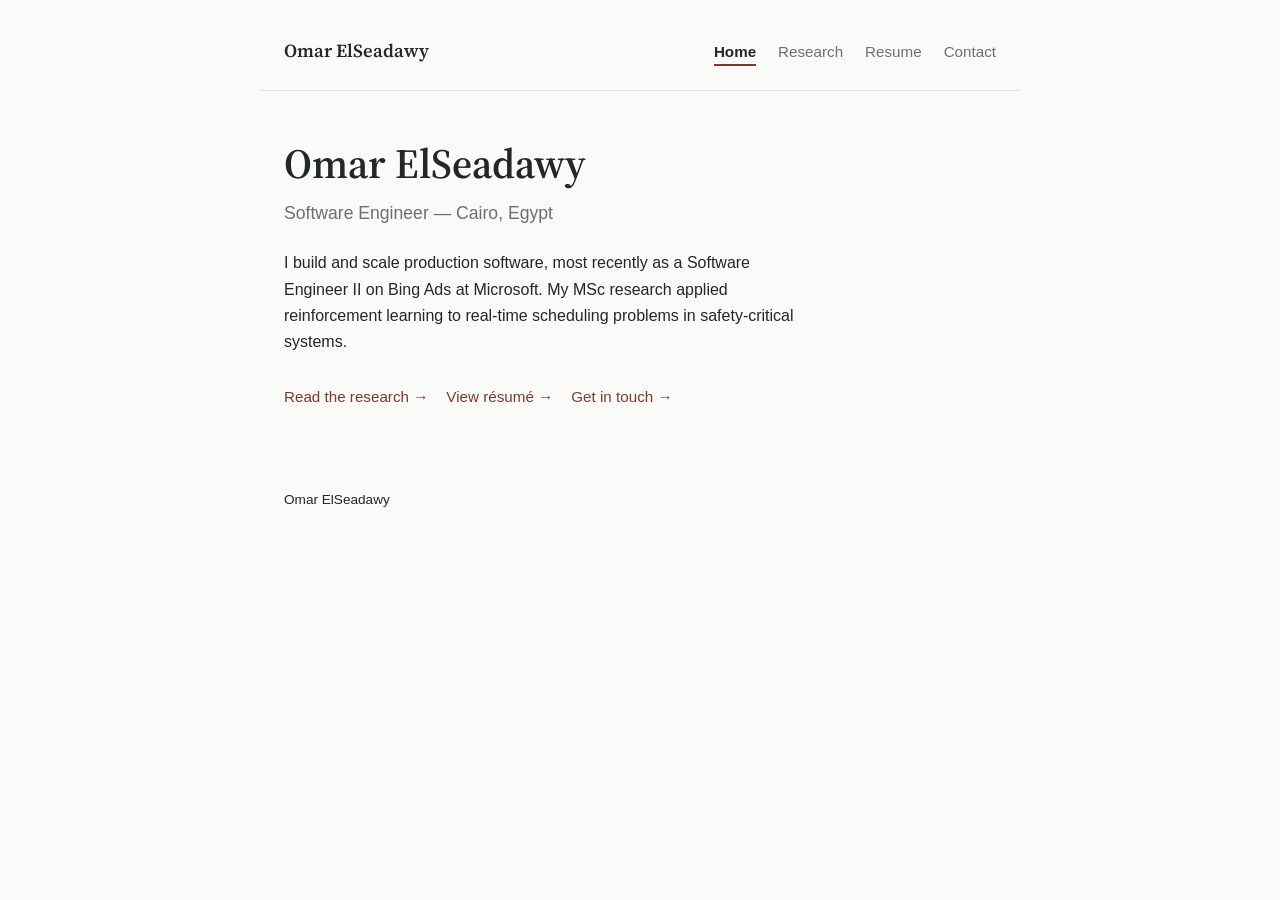
<file: index.html>
<!DOCTYPE html>
<html lang="en">
<head>
<meta charset="UTF-8">
<meta name="viewport" content="width=device-width, initial-scale=1.0">
<title>Omar ElSeadawy</title>
<meta name="description" content="Omar ElSeadawy — Software Engineer. Research, résumé, and contact.">
<link rel="preconnect" href="https://fonts.googleapis.com">
<link rel="preconnect" href="https://fonts.gstatic.com" crossorigin>
<link href="https://fonts.googleapis.com/css2?family=Source+Serif+4:wght@500;600&display=swap" rel="stylesheet">
<link rel="stylesheet" href="style.css">
</head>
<body>

<nav class="nav">
  <a href="index.html" class="nav-name">Omar ElSeadawy</a>
  <ul class="tabs">
    <li><a href="index.html" class="active">Home</a></li>
    <li><a href="research.html">Research</a></li>
    <li><a href="resume.html">Resume</a></li>
    <li><a href="contact.html">Contact</a></li>
  </ul>
</nav>
<hr class="rule">

<main>
  <h1 class="home-title">Omar ElSeadawy</h1>
  <p class="home-role">Software Engineer — Cairo, Egypt</p>
  <p class="home-desc">
    I build and scale production software, most recently as a Software Engineer II on
    Bing Ads at Microsoft. My MSc research applied reinforcement learning to real-time
    scheduling problems in safety-critical systems.
  </p>
  <div class="home-links">
    <a href="research.html">Read the research →</a>
    <a href="resume.html">View résumé →</a>
    <a href="contact.html">Get in touch →</a>
  </div>
</main>

<footer>
  <p>Omar ElSeadawy</p>
</footer>

</body>
</html>
</file>
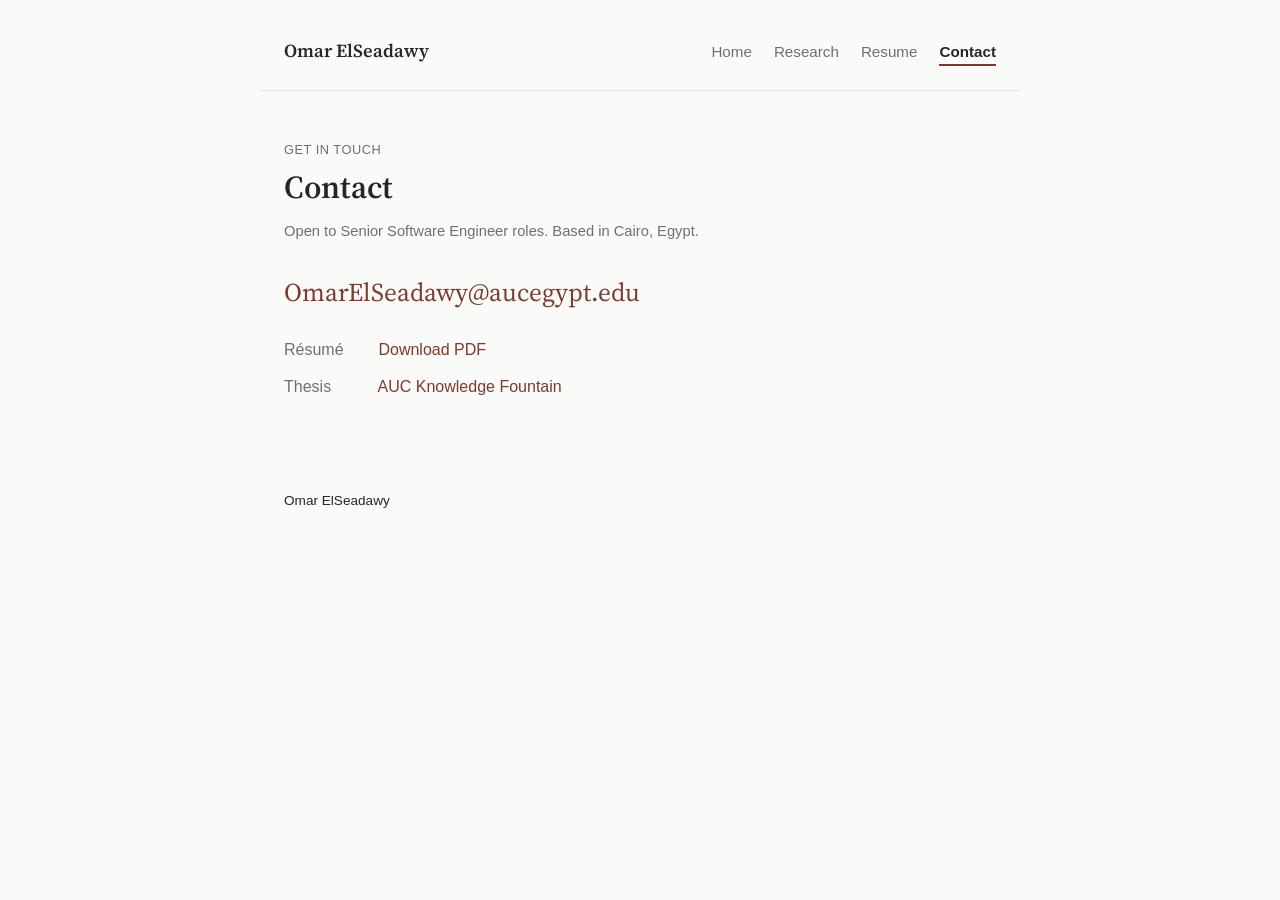
<file: contact.html>
<!DOCTYPE html>
<html lang="en">
<head>
<meta charset="UTF-8">
<meta name="viewport" content="width=device-width, initial-scale=1.0">
<title>Contact — Omar ElSeadawy</title>
<meta name="description" content="Contact Omar ElSeadawy.">
<link rel="preconnect" href="https://fonts.googleapis.com">
<link rel="preconnect" href="https://fonts.gstatic.com" crossorigin>
<link href="https://fonts.googleapis.com/css2?family=Source+Serif+4:wght@500;600&display=swap" rel="stylesheet">
<link rel="stylesheet" href="style.css">
</head>
<body>

<nav class="nav">
  <a href="index.html" class="nav-name">Omar ElSeadawy</a>
  <ul class="tabs">
    <li><a href="index.html">Home</a></li>
    <li><a href="research.html">Research</a></li>
    <li><a href="resume.html">Resume</a></li>
    <li><a href="contact.html" class="active">Contact</a></li>
  </ul>
</nav>
<hr class="rule">

<main>
  <p class="eyebrow">Get in touch</p>
  <h1>Contact</h1>
  <p class="meta">Open to Senior Software Engineer roles. Based in Cairo, Egypt.</p>

  <a class="contact-email" href="mailto:OmarElSeadawy@aucegypt.edu">OmarElSeadawy@aucegypt.edu</a>

  <ul class="contact-list">
    <li><span class="label">Résumé</span> <a href="assets/Omar_ElSeadawy_Resume.pdf" download>Download PDF</a></li>
    <li><span class="label">Thesis</span> <a href="https://fount.aucegypt.edu/etds/2076" target="_blank" rel="noopener">AUC Knowledge Fountain</a></li>
  </ul>
</main>

<footer>
  <p>Omar ElSeadawy</p>
</footer>

</body>
</html>
</file>
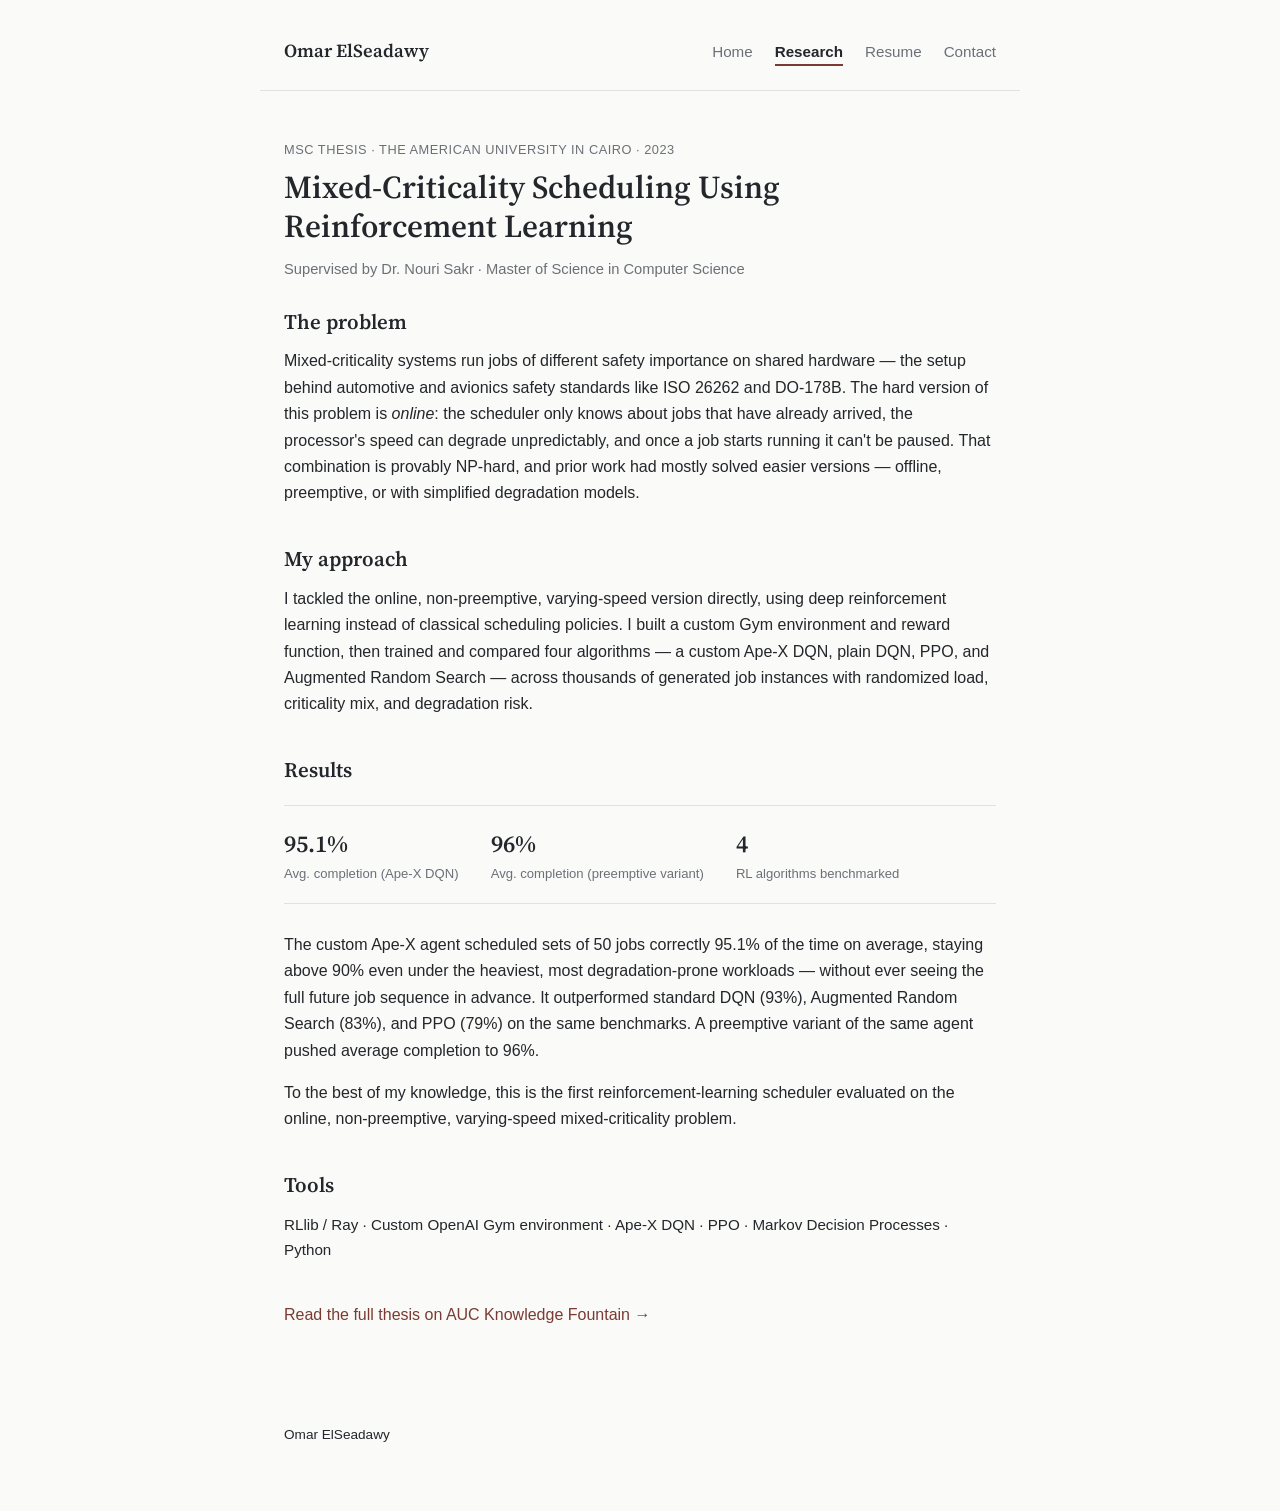
<file: research.html>
<!DOCTYPE html>
<html lang="en">
<head>
<meta charset="UTF-8">
<meta name="viewport" content="width=device-width, initial-scale=1.0">
<title>Research — Omar ElSeadawy</title>
<meta name="description" content="Mixed-Criticality Scheduling Using Reinforcement Learning — MSc thesis by Omar ElSeadawy, AUC 2023.">
<link rel="preconnect" href="https://fonts.googleapis.com">
<link rel="preconnect" href="https://fonts.gstatic.com" crossorigin>
<link href="https://fonts.googleapis.com/css2?family=Source+Serif+4:wght@500;600&display=swap" rel="stylesheet">
<link rel="stylesheet" href="style.css">
</head>
<body>

<nav class="nav">
  <a href="index.html" class="nav-name">Omar ElSeadawy</a>
  <ul class="tabs">
    <li><a href="index.html">Home</a></li>
    <li><a href="research.html" class="active">Research</a></li>
    <li><a href="resume.html">Resume</a></li>
    <li><a href="contact.html">Contact</a></li>
  </ul>
</nav>
<hr class="rule">

<main>
  <p class="eyebrow">MSc Thesis · The American University in Cairo · 2023</p>
  <h1>Mixed-Criticality Scheduling Using Reinforcement Learning</h1>
  <p class="meta">Supervised by Dr. Nouri Sakr · Master of Science in Computer Science</p>

  <div class="section">
    <h2>The problem</h2>
    <p>
      Mixed-criticality systems run jobs of different safety importance on shared
      hardware — the setup behind automotive and avionics safety standards like
      ISO 26262 and DO-178B. The hard version of this problem is <em>online</em>:
      the scheduler only knows about jobs that have already arrived, the processor's
      speed can degrade unpredictably, and once a job starts running it can't be
      paused. That combination is provably NP-hard, and prior work had mostly solved
      easier versions — offline, preemptive, or with simplified degradation models.
    </p>
  </div>

  <div class="section">
    <h2>My approach</h2>
    <p>
      I tackled the online, non-preemptive, varying-speed version directly, using
      deep reinforcement learning instead of classical scheduling policies. I built
      a custom Gym environment and reward function, then trained and compared four
      algorithms — a custom Ape-X DQN, plain DQN, PPO, and Augmented Random Search —
      across thousands of generated job instances with randomized load, criticality
      mix, and degradation risk.
    </p>
  </div>

  <div class="section">
    <h2>Results</h2>
    <div class="stat-row">
      <div class="stat">
        <div class="stat-value">95.1%</div>
        <div class="stat-label">Avg. completion (Ape-X DQN)</div>
      </div>
      <div class="stat">
        <div class="stat-value">96%</div>
        <div class="stat-label">Avg. completion (preemptive variant)</div>
      </div>
      <div class="stat">
        <div class="stat-value">4</div>
        <div class="stat-label">RL algorithms benchmarked</div>
      </div>
    </div>
    <p>
      The custom Ape-X agent scheduled sets of 50 jobs correctly 95.1% of the time
      on average, staying above 90% even under the heaviest, most degradation-prone
      workloads — without ever seeing the full future job sequence in advance. It
      outperformed standard DQN (93%), Augmented Random Search (83%), and PPO (79%)
      on the same benchmarks. A preemptive variant of the same agent pushed average
      completion to 96%.
    </p>
    <p>
      To the best of my knowledge, this is the first reinforcement-learning scheduler
      evaluated on the online, non-preemptive, varying-speed mixed-criticality problem.
    </p>
  </div>

  <div class="section">
    <h2>Tools</h2>
    <p class="skills-line">RLlib / Ray · Custom OpenAI Gym environment · Ape-X DQN · PPO · Markov Decision Processes · Python</p>
  </div>

  <p><a href="https://fount.aucegypt.edu/etds/2076" target="_blank" rel="noopener">Read the full thesis on AUC Knowledge Fountain →</a></p>
</main>

<footer>
  <p>Omar ElSeadawy</p>
</footer>

</body>
</html>
</file>
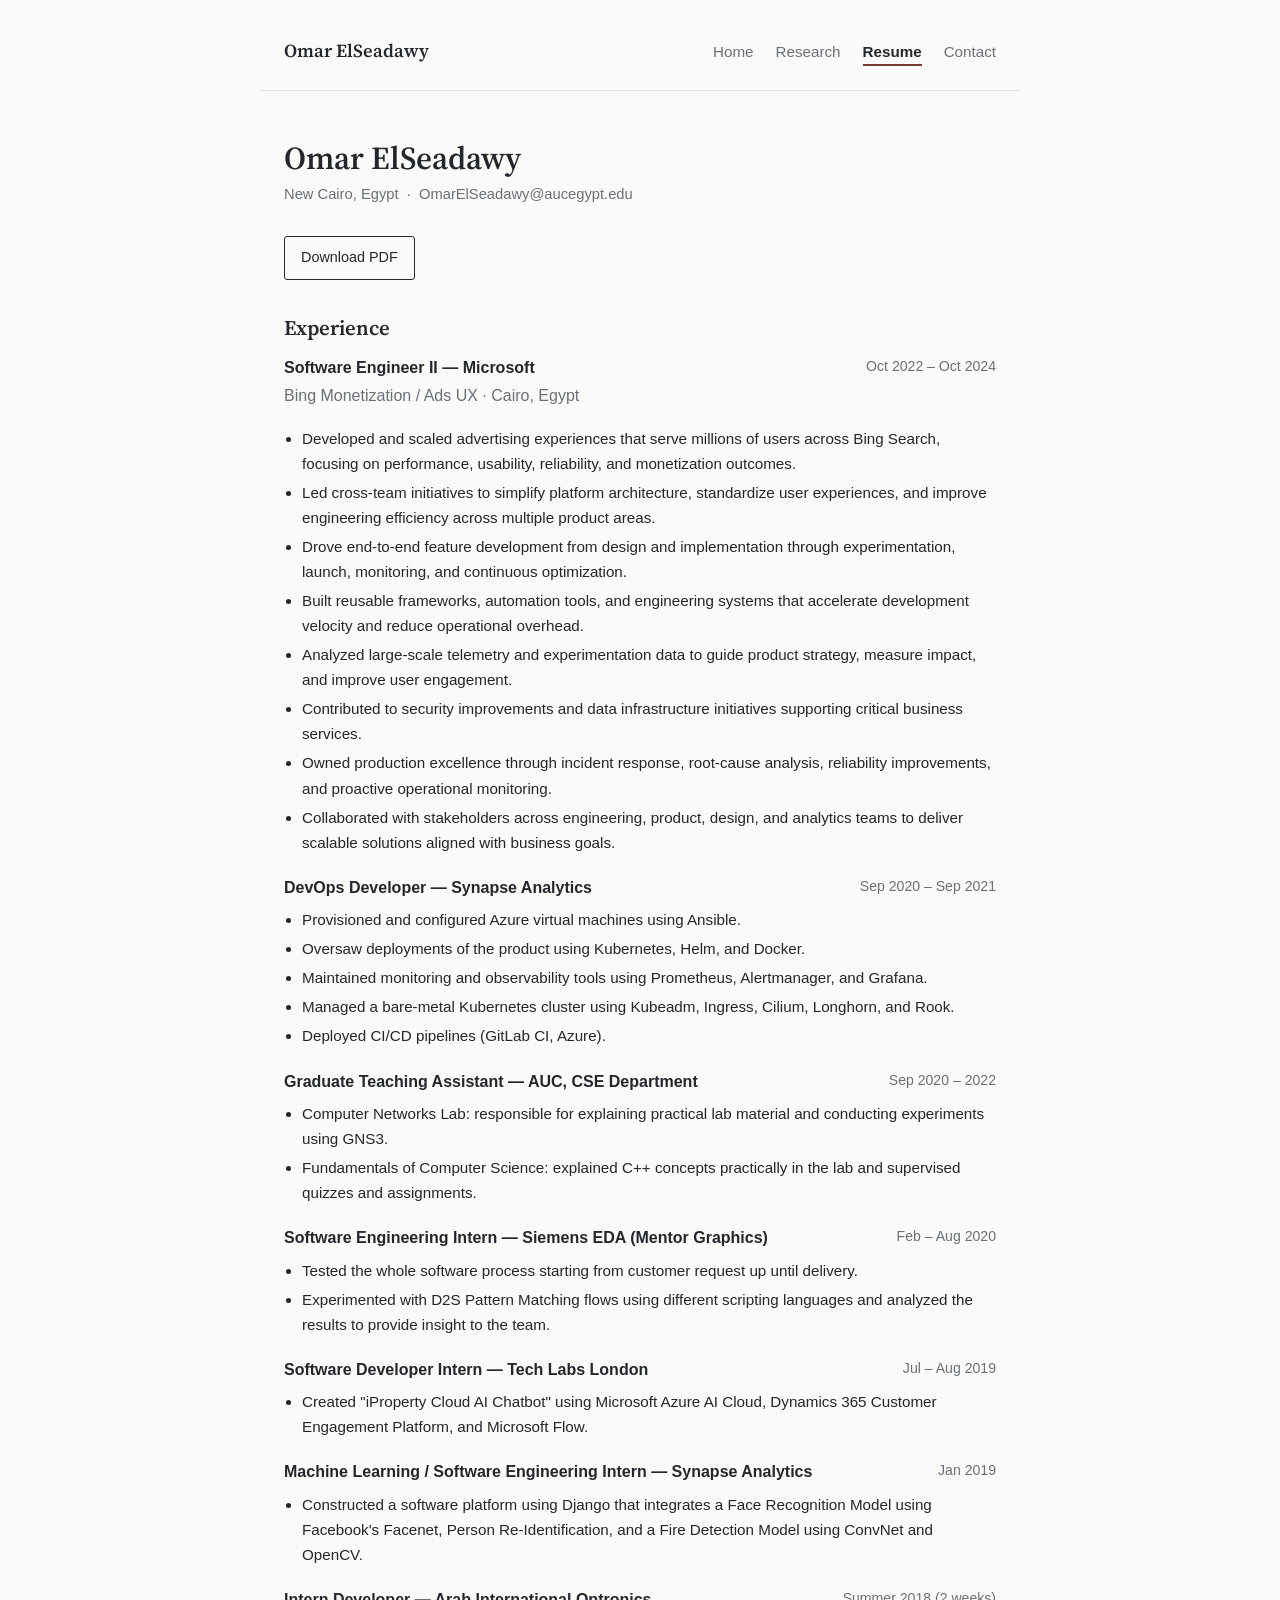
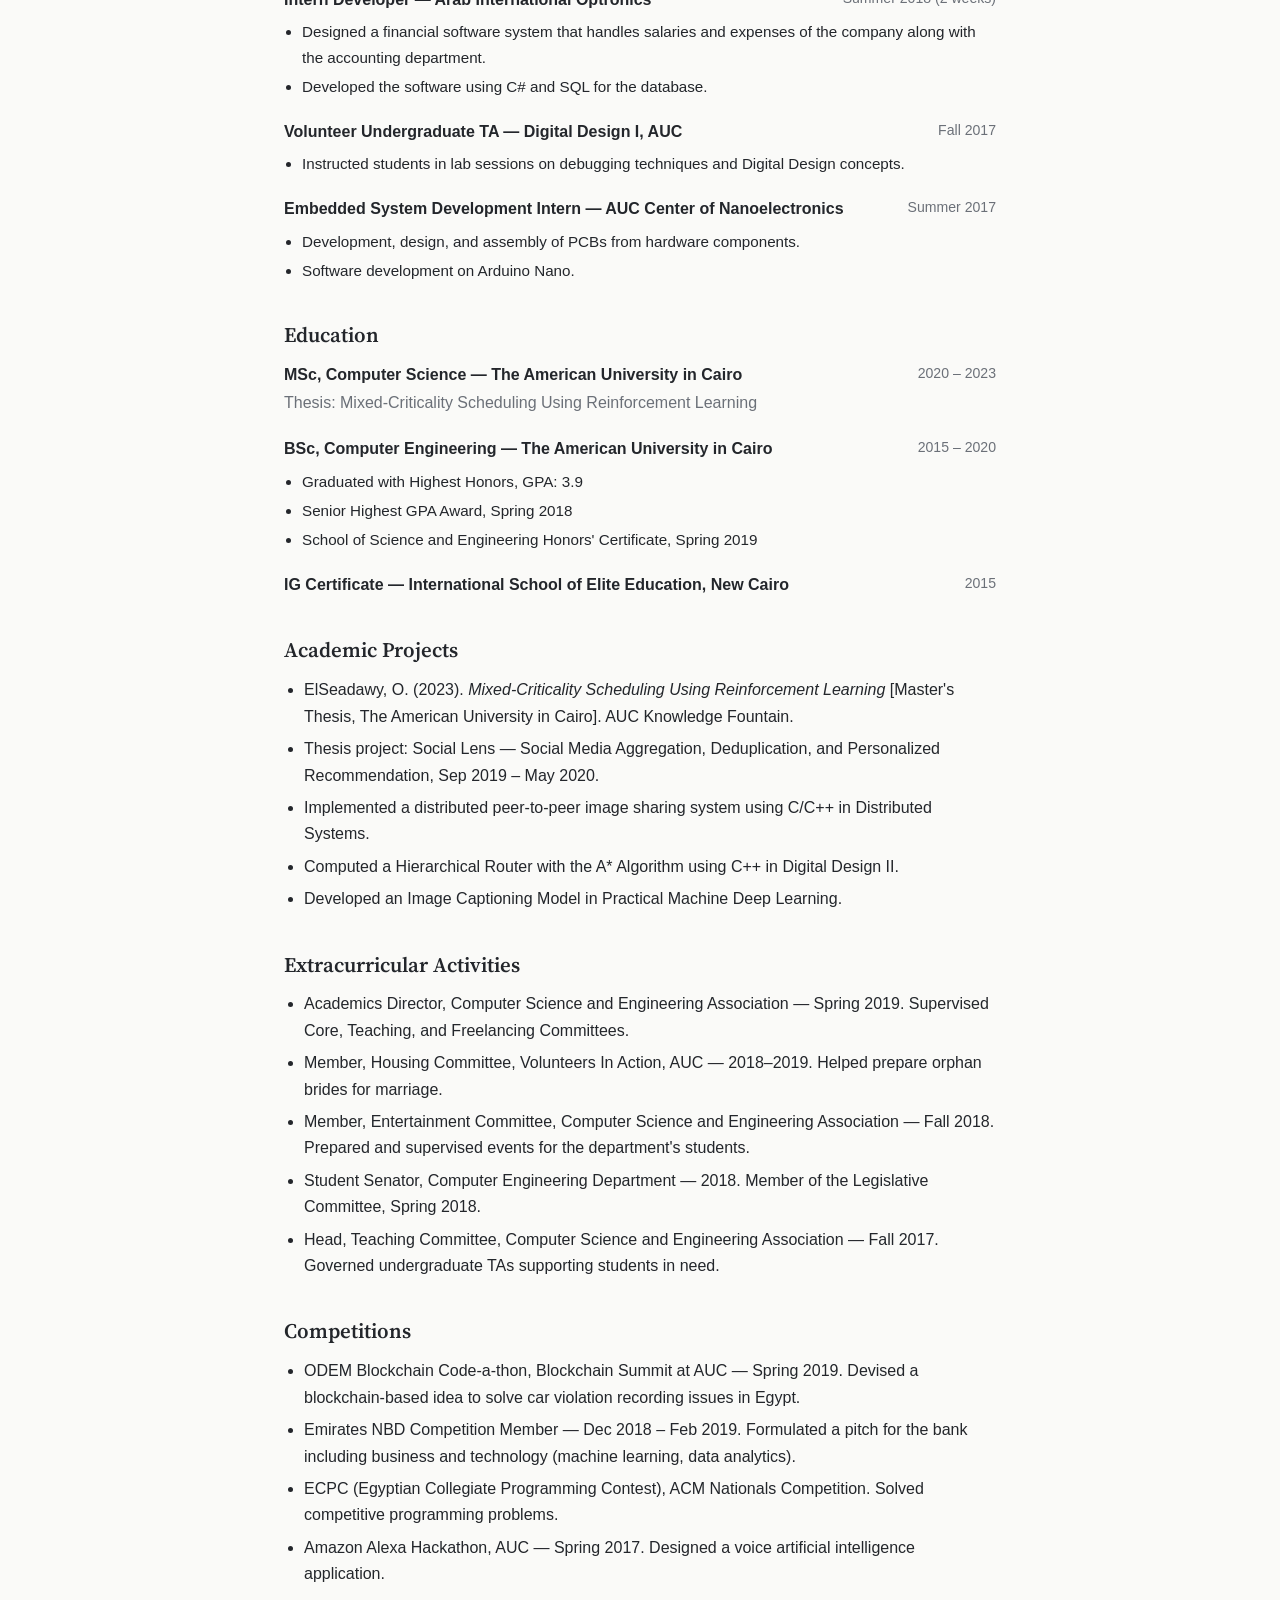
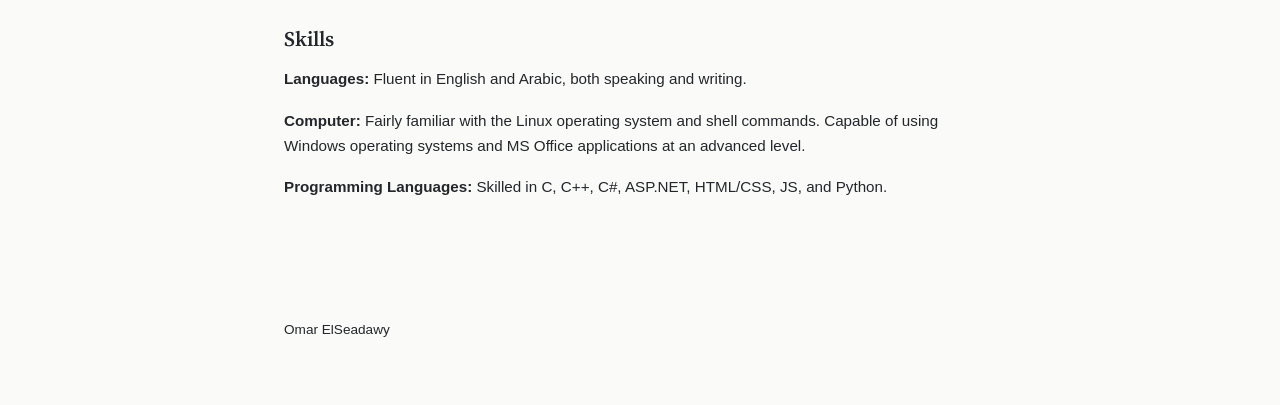
<file: resume.html>
<!DOCTYPE html>
<html lang="en">
<head>
<meta charset="UTF-8">
<meta name="viewport" content="width=device-width, initial-scale=1.0">
<title>Résumé — Omar ElSeadawy</title>
<meta name="description" content="Résumé of Omar ElSeadawy — Software Engineer.">
<link rel="preconnect" href="https://fonts.googleapis.com">
<link rel="preconnect" href="https://fonts.gstatic.com" crossorigin>
<link href="https://fonts.googleapis.com/css2?family=Source+Serif+4:wght@500;600&display=swap" rel="stylesheet">
<link rel="stylesheet" href="style.css">
</head>
<body>

<nav class="nav">
  <a href="index.html" class="nav-name">Omar ElSeadawy</a>
  <ul class="tabs">
    <li><a href="index.html">Home</a></li>
    <li><a href="research.html">Research</a></li>
    <li><a href="resume.html" class="active">Resume</a></li>
    <li><a href="contact.html">Contact</a></li>
  </ul>
</nav>
<hr class="rule">

<main>

  <div class="resume-header">
    <h1>Omar ElSeadawy</h1>
    <p class="resume-contact">
      New Cairo, Egypt &nbsp;·&nbsp;
      <a href="mailto:OmarElSeadawy@aucegypt.edu">OmarElSeadawy@aucegypt.edu</a>
    </p>
  </div>

  <div class="resume-actions">
    <a class="btn" href="assets/Omar_ElSeadawy_Resume.pdf" download>Download PDF</a>
  </div>

  <div class="section">
    <h2>Experience</h2>

    <div class="entry">
      <div class="entry-top">
        <span class="entry-role">Software Engineer II — Microsoft</span>
        <span class="entry-dates">Oct 2022 – Oct 2024</span>
      </div>
      <p class="entry-org">Bing Monetization / Ads UX · Cairo, Egypt</p>
      <ul>
        <li>Developed and scaled advertising experiences that serve millions of users across Bing Search, focusing on performance, usability, reliability, and monetization outcomes.</li>
        <li>Led cross-team initiatives to simplify platform architecture, standardize user experiences, and improve engineering efficiency across multiple product areas.</li>
        <li>Drove end-to-end feature development from design and implementation through experimentation, launch, monitoring, and continuous optimization.</li>
        <li>Built reusable frameworks, automation tools, and engineering systems that accelerate development velocity and reduce operational overhead.</li>
        <li>Analyzed large-scale telemetry and experimentation data to guide product strategy, measure impact, and improve user engagement.</li>
        <li>Contributed to security improvements and data infrastructure initiatives supporting critical business services.</li>
        <li>Owned production excellence through incident response, root-cause analysis, reliability improvements, and proactive operational monitoring.</li>
        <li>Collaborated with stakeholders across engineering, product, design, and analytics teams to deliver scalable solutions aligned with business goals.</li>
      </ul>
    </div>

    <div class="entry">
      <div class="entry-top">
        <span class="entry-role">DevOps Developer — Synapse Analytics</span>
        <span class="entry-dates">Sep 2020 – Sep 2021</span>
      </div>
      <ul>
        <li>Provisioned and configured Azure virtual machines using Ansible.</li>
        <li>Oversaw deployments of the product using Kubernetes, Helm, and Docker.</li>
        <li>Maintained monitoring and observability tools using Prometheus, Alertmanager, and Grafana.</li>
        <li>Managed a bare-metal Kubernetes cluster using Kubeadm, Ingress, Cilium, Longhorn, and Rook.</li>
        <li>Deployed CI/CD pipelines (GitLab CI, Azure).</li>
      </ul>
    </div>

    <div class="entry">
      <div class="entry-top">
        <span class="entry-role">Graduate Teaching Assistant — AUC, CSE Department</span>
        <span class="entry-dates">Sep 2020 – 2022</span>
      </div>
      <ul>
        <li>Computer Networks Lab: responsible for explaining practical lab material and conducting experiments using GNS3.</li>
        <li>Fundamentals of Computer Science: explained C++ concepts practically in the lab and supervised quizzes and assignments.</li>
      </ul>
    </div>

    <div class="entry">
      <div class="entry-top">
        <span class="entry-role">Software Engineering Intern — Siemens EDA (Mentor Graphics)</span>
        <span class="entry-dates">Feb – Aug 2020</span>
      </div>
      <ul>
        <li>Tested the whole software process starting from customer request up until delivery.</li>
        <li>Experimented with D2S Pattern Matching flows using different scripting languages and analyzed the results to provide insight to the team.</li>
      </ul>
    </div>

    <div class="entry">
      <div class="entry-top">
        <span class="entry-role">Software Developer Intern — Tech Labs London</span>
        <span class="entry-dates">Jul – Aug 2019</span>
      </div>
      <ul>
        <li>Created "iProperty Cloud AI Chatbot" using Microsoft Azure AI Cloud, Dynamics 365 Customer Engagement Platform, and Microsoft Flow.</li>
      </ul>
    </div>

    <div class="entry">
      <div class="entry-top">
        <span class="entry-role">Machine Learning / Software Engineering Intern — Synapse Analytics</span>
        <span class="entry-dates">Jan 2019</span>
      </div>
      <ul>
        <li>Constructed a software platform using Django that integrates a Face Recognition Model using Facebook's Facenet, Person Re-Identification, and a Fire Detection Model using ConvNet and OpenCV.</li>
      </ul>
    </div>

    <div class="entry">
      <div class="entry-top">
        <span class="entry-role">Intern Developer — Arab International Optronics</span>
        <span class="entry-dates">Summer 2018 (2 weeks)</span>
      </div>
      <ul>
        <li>Designed a financial software system that handles salaries and expenses of the company along with the accounting department.</li>
        <li>Developed the software using C# and SQL for the database.</li>
      </ul>
    </div>

    <div class="entry">
      <div class="entry-top">
        <span class="entry-role">Volunteer Undergraduate TA — Digital Design I, AUC</span>
        <span class="entry-dates">Fall 2017</span>
      </div>
      <ul>
        <li>Instructed students in lab sessions on debugging techniques and Digital Design concepts.</li>
      </ul>
    </div>

    <div class="entry">
      <div class="entry-top">
        <span class="entry-role">Embedded System Development Intern — AUC Center of Nanoelectronics</span>
        <span class="entry-dates">Summer 2017</span>
      </div>
      <ul>
        <li>Development, design, and assembly of PCBs from hardware components.</li>
        <li>Software development on Arduino Nano.</li>
      </ul>
    </div>
  </div>

  <div class="section">
    <h2>Education</h2>

    <div class="entry">
      <div class="entry-top">
        <span class="entry-role">MSc, Computer Science — The American University in Cairo</span>
        <span class="entry-dates">2020 – 2023</span>
      </div>
      <p class="entry-org">Thesis: Mixed-Criticality Scheduling Using Reinforcement Learning</p>
    </div>

    <div class="entry">
      <div class="entry-top">
        <span class="entry-role">BSc, Computer Engineering — The American University in Cairo</span>
        <span class="entry-dates">2015 – 2020</span>
      </div>
      <ul>
        <li>Graduated with Highest Honors, GPA: 3.9</li>
        <li>Senior Highest GPA Award, Spring 2018</li>
        <li>School of Science and Engineering Honors' Certificate, Spring 2019</li>
      </ul>
    </div>

    <div class="entry">
      <div class="entry-top">
        <span class="entry-role">IG Certificate — International School of Elite Education, New Cairo</span>
        <span class="entry-dates">2015</span>
      </div>
    </div>
  </div>

  <div class="section">
    <h2>Academic Projects</h2>
    <ul>
      <li>ElSeadawy, O. (2023). <em>Mixed-Criticality Scheduling Using Reinforcement Learning</em> [Master's Thesis, The American University in Cairo]. AUC Knowledge Fountain.</li>
      <li>Thesis project: Social Lens — Social Media Aggregation, Deduplication, and Personalized Recommendation, Sep 2019 – May 2020.</li>
      <li>Implemented a distributed peer-to-peer image sharing system using C/C++ in Distributed Systems.</li>
      <li>Computed a Hierarchical Router with the A* Algorithm using C++ in Digital Design II.</li>
      <li>Developed an Image Captioning Model in Practical Machine Deep Learning.</li>
    </ul>
  </div>

  <div class="section">
    <h2>Extracurricular Activities</h2>
    <ul>
      <li>Academics Director, Computer Science and Engineering Association — Spring 2019. Supervised Core, Teaching, and Freelancing Committees.</li>
      <li>Member, Housing Committee, Volunteers In Action, AUC — 2018–2019. Helped prepare orphan brides for marriage.</li>
      <li>Member, Entertainment Committee, Computer Science and Engineering Association — Fall 2018. Prepared and supervised events for the department's students.</li>
      <li>Student Senator, Computer Engineering Department — 2018. Member of the Legislative Committee, Spring 2018.</li>
      <li>Head, Teaching Committee, Computer Science and Engineering Association — Fall 2017. Governed undergraduate TAs supporting students in need.</li>
    </ul>
  </div>

  <div class="section">
    <h2>Competitions</h2>
    <ul>
      <li>ODEM Blockchain Code-a-thon, Blockchain Summit at AUC — Spring 2019. Devised a blockchain-based idea to solve car violation recording issues in Egypt.</li>
      <li>Emirates NBD Competition Member — Dec 2018 – Feb 2019. Formulated a pitch for the bank including business and technology (machine learning, data analytics).</li>
      <li>ECPC (Egyptian Collegiate Programming Contest), ACM Nationals Competition. Solved competitive programming problems.</li>
      <li>Amazon Alexa Hackathon, AUC — Spring 2017. Designed a voice artificial intelligence application.</li>
    </ul>
  </div>

  <div class="section">
    <h2>Skills</h2>
    <p class="skills-line"><strong>Languages:</strong> Fluent in English and Arabic, both speaking and writing.</p>
    <p class="skills-line"><strong>Computer:</strong> Fairly familiar with the Linux operating system and shell commands. Capable of using Windows operating systems and MS Office applications at an advanced level.</p>
    <p class="skills-line"><strong>Programming Languages:</strong> Skilled in C, C++, C#, ASP.NET, HTML/CSS, JS, and Python.</p>
  </div>

</main>

<footer>
  <p>Omar ElSeadawy</p>
</footer>

</body>
</html>
</file>
<file: style.css>
:root{
  --bg: #FAFAF8;
  --text: #23262B;
  --muted: #6B7078;
  --line: #E3E1DA;
  --accent: #7A3B32;
  --max: 760px;

  --sans: -apple-system, "Segoe UI", Roboto, Helvetica, Arial, sans-serif;
  --serif: "Source Serif 4", Georgia, serif;
}

*{ box-sizing: border-box; }

body{
  margin: 0;
  background: var(--bg);
  color: var(--text);
  font-family: var(--sans);
  font-size: 16px;
  line-height: 1.65;
}

a{ color: var(--accent); text-decoration: none; }
a:hover{ text-decoration: underline; }

h1, h2, h3{
  font-family: var(--serif);
  font-weight: 600;
  line-height: 1.2;
  margin: 0 0 12px;
}

p{ margin: 0 0 16px; color: var(--text); }

/* ---------- Nav / tabs ---------- */
.nav{
  max-width: var(--max);
  margin: 0 auto;
  padding: 36px 24px 0;
  display: flex;
  align-items: baseline;
  justify-content: space-between;
  flex-wrap: wrap;
  gap: 16px;
}
.nav-name{
  font-family: var(--serif);
  font-weight: 600;
  font-size: 1.15rem;
  color: var(--text);
  text-decoration: none;
}
.tabs{
  display: flex;
  gap: 22px;
  list-style: none;
  margin: 0;
  padding: 0;
}
.tabs a{
  color: var(--muted);
  font-size: .95rem;
  padding-bottom: 4px;
  border-bottom: 2px solid transparent;
}
.tabs a:hover{ color: var(--text); text-decoration: none; }
.tabs a.active{
  color: var(--text);
  border-bottom-color: var(--accent);
  font-weight: 600;
}

hr.rule{
  max-width: var(--max);
  margin: 24px auto 0;
  border: none;
  border-top: 1px solid var(--line);
}

/* ---------- Page shell ---------- */
main{
  max-width: var(--max);
  margin: 0 auto;
  padding: 48px 24px 80px;
}

footer{
  max-width: var(--max);
  margin: 0 auto;
  padding: 0 24px 48px;
  color: var(--muted);
  font-size: .85rem;
}

/* ---------- Home ---------- */
.home-title{ font-size: clamp(2rem, 5vw, 2.6rem); margin-bottom: 10px; }
.home-role{ color: var(--muted); font-size: 1.1rem; margin-bottom: 22px; }
.home-desc{ max-width: 60ch; margin-bottom: 28px; }
.home-links{ display: flex; gap: 18px; flex-wrap: wrap; font-size: .95rem; }

/* ---------- Section blocks (shared by research/resume) ---------- */
.eyebrow{
  font-size: .8rem;
  letter-spacing: .04em;
  text-transform: uppercase;
  color: var(--muted);
  margin-bottom: 8px;
}
.meta{ color: var(--muted); font-size: .92rem; margin-bottom: 28px; }

.section{ margin-bottom: 40px; }
.section h2{ font-size: 1.3rem; margin-bottom: 14px; }
.section ul{ margin: 0 0 16px; padding-left: 20px; }
.section li{ margin-bottom: 6px; }

.stat-row{
  display: flex;
  gap: 32px;
  flex-wrap: wrap;
  margin: 22px 0 28px;
  padding: 18px 0;
  border-top: 1px solid var(--line);
  border-bottom: 1px solid var(--line);
}
.stat{ min-width: 110px; }
.stat-value{ font-family: var(--serif); font-size: 1.5rem; font-weight: 600; }
.stat-label{ color: var(--muted); font-size: .82rem; }

/* ---------- Resume page ---------- */
.resume-header{ margin-bottom: 30px; }
.resume-header h1{ margin-bottom: 4px; }
.resume-contact{ color: var(--muted); font-size: .92rem; }
.resume-contact a{ color: var(--muted); }
.resume-contact a:hover{ color: var(--accent); }

.entry{ margin-bottom: 20px; }
.entry-top{
  display: flex;
  justify-content: space-between;
  gap: 12px;
  flex-wrap: wrap;
  margin-bottom: 2px;
}
.entry-role{ font-weight: 600; }
.entry-org{ color: var(--muted); }
.entry-dates{ color: var(--muted); font-size: .88rem; white-space: nowrap; }
.entry ul{ margin: 6px 0 0; padding-left: 18px; }
.entry li{ margin-bottom: 4px; font-size: .95rem; }

.skills-line{ font-size: .95rem; }
.skills-line strong{ font-weight: 600; }

.resume-actions{ margin-bottom: 36px; }
.btn{
  display: inline-block;
  border: 1px solid var(--text);
  color: var(--text);
  padding: 9px 16px;
  border-radius: 3px;
  font-size: .9rem;
}
.btn:hover{ background: var(--text); color: var(--bg); text-decoration: none; }

/* ---------- Contact ---------- */
.contact-email{
  font-family: var(--serif);
  font-size: 1.6rem;
  display: inline-block;
  margin-bottom: 24px;
}
.contact-list{ list-style: none; padding: 0; margin: 0; }
.contact-list li{ margin-bottom: 10px; }
.contact-list .label{ color: var(--muted); display: inline-block; min-width: 90px; }

/* ---------- Print ---------- */
@media print{
  .nav, hr.rule, footer, .resume-actions{ display: none; }
  body{ background: #fff; }
}

@media (max-width: 560px){
  .tabs{ gap: 14px; }
  .entry-top{ flex-direction: column; gap: 2px; }
}

:focus-visible{ outline: 2px solid var(--accent); outline-offset: 2px; }
</file>
